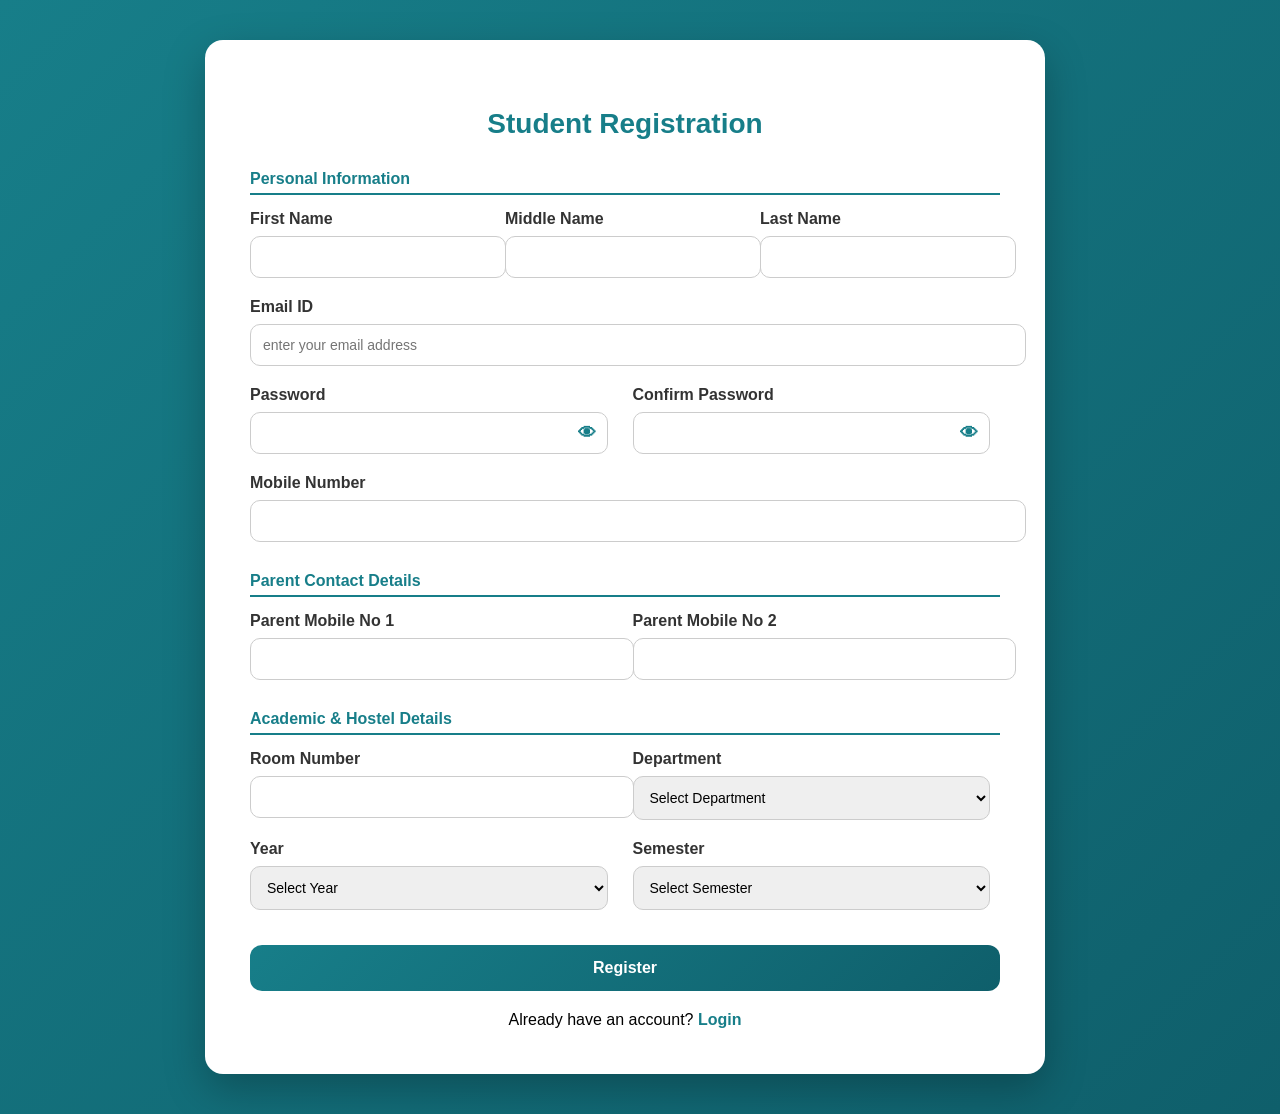
<file: HostelAssistSystem/index.html>
<!DOCTYPE html>
<html lang="en">
<head>
<meta charset="UTF-8">
<meta name="viewport" content="width=device-width, initial-scale=1.0">
<title>HostelAssist System - Student Registration</title>

<style>

    body {
        margin: 0;
        font-family: 'Segoe UI', sans-serif;
        background: linear-gradient(135deg, #177e89, #0f5f6b);
        display: flex;
        justify-content: center;
        align-items: center;
        padding: 40px 0;
         margin-right: 30px;
    }
    .container {
        background: #ffffff;
        padding: 45px;
        width: 750px;
        border-radius: 18px;
        box-shadow: 0 15px 40px rgba(0,0,0,0.25);
    }

    h2 {
        text-align: center;
        color: #177e89;
        margin-bottom: 30px;
        font-size: 28px;
    }

    label {
        font-weight: 600;
        display: block;
        margin-bottom: 8px;
        color: #333;
    }

    input, select {
        width: 100%;
        padding: 12px;
        border-radius: 10px;
        border: 1px solid #ccc;
        font-size: 14px;
        transition: 0.3s;
       
        
    }

    input:focus, select:focus {
        border-color: #177e89;
        box-shadow: 0 0 5px rgba(23,126,137,0.4);
        outline: none;
    }

    .password-wrap {
        position: relative;
    }

    .password-wrap input {
        padding-right: 48px;
        box-sizing: border-box;
    }

    .toggle-password {
        position: absolute;
        top: 50%;
        right: 12px;
        transform: translateY(-50%);
        border: none;
        background: transparent;
        color: #177e89;
        font-size: 18px;
        cursor: pointer;
        width: auto;
        padding: 0;
        margin-top: 0;
        box-shadow: none;
        transition: none;
    }

    .toggle-password:hover {
        transform: translateY(-50%);
        box-shadow: none;
    }

    small {
        color: #666;
        font-size: 12px;
    }

    .form-group {
        display: flex;
        gap: 25px;
        margin-bottom: 20px;
        padding-right: 10px;

    }

    .form-group div {
        flex: 1;
    }

    .single-field {
        margin-bottom: 20px;
    }

    .section-title {
        margin: 30px 0 15px;
        font-weight: 600;
        color: #177e89;
        border-bottom: 2px solid #177e89;
        padding-bottom: 5px;
        font-size: 16px;
    }

    button {
        width: 100%;
        padding: 14px;
        background: linear-gradient(135deg, #177e89, #0f5f6b);
        color: white;
        border: none;
        border-radius: 12px;
        font-size: 16px;
        font-weight: 600;
        cursor: pointer;
        transition: 0.3s;
        margin-top: 15px;
    }

    button:hover {
        transform: translateY(-2px);
        box-shadow: 0 10px 20px rgba(0,0,0,0.2);
    }

    .link {
        text-align: center;
        margin-top: 20px;
    }

    .link a {
        color: #177e89;
        text-decoration: none;
        font-weight: 600;
    }

    .link a:hover {
        text-decoration: underline;
    }

    @media(max-width: 768px){
        .container{
            width: 90%;
            padding: 30px;
        }

        .form-group{
            flex-direction: column;
            gap: 15px;
        }
    }

</style>
</head>

<body>

<div class="container">
    <h2>Student Registration</h2>

<form id="registerForm" action="register.php" method="POST">

    <!-- Personal Information -->
    <div class="section-title">Personal Information</div>

    <div class="form-group">
        <div>
            <label>First Name</label>
            <input type="text" name="first_name" required>
        </div>
        <div>
            <label>Middle Name</label>
            <input type="text" name="middle_name">
        </div>
        <div>
            <label>Last Name</label>
            <input type="text" name="last_name" required>
        </div>
    </div>

    <div class="single-field">
        <label>Email ID</label>
        <input type="email"
        name="email"
        id="email"
        placeholder="Enter your email address"
        pattern="^(dse|en)[0-9]+@git-india\.edu\.in$"
        style="text-transform: lowercase;"
        required>
    </div>

    <div class="form-group">
        <div>
            <label>Password</label>
            <div class="password-wrap">
                <input type="password" name="password" id="password"
                    pattern="(?=.*\d)(?=.*[a-z])(?=.*[A-Z]).{8,}" required>
                <button type="button" class="toggle-password" onclick="togglePassword('password', this)" aria-label="Show password">&#128065;</button>
            </div>
        </div>
        <div>
            <label>Confirm Password</label>
            <div class="password-wrap">
                <input type="password" name="confirm_password" id="confirmPassword" required>
                <button type="button" class="toggle-password" onclick="togglePassword('confirmPassword', this)" aria-label="Show password">&#128065;</button>
            </div>
        </div>
    </div>

    <div class="single-field">
        <label>Mobile Number</label>
        <input type="tel" name="mobile"
            pattern="[0-9]{10}" maxlength="10" required>
    </div>

    <!-- Parent Information -->
    <div class="section-title">Parent Contact Details</div>

    <div class="form-group">
        <div>
            <label>Parent Mobile No 1</label>
            <input type="tel" name="parent_mobile1"
                pattern="[0-9]{10}" maxlength="10" required>
        </div>
        <div>
            <label>Parent Mobile No 2</label>
            <input type="tel" name="parent_mobile2"
                pattern="[0-9]{10}" maxlength="10">
        </div>
    </div>

    <!-- Academic Information -->
    <div class="section-title">Academic & Hostel Details</div>

    <div class="form-group">
        <div>
            <label>Room Number</label>
            <input type="text" name="room_number"
                pattern="[A-Za-z0-9]+" required>
        </div>
        <div>
            <label>Department</label>
            <select name="department" required>
                <option value="">Select Department</option>
                <option>AIML</option>
                <option>COMP</option>
                <option>EXTC</option>
                <option>CHEM</option>
                <option>CIVIL</option>
                <option>MECH</option>
            </select>
        </div>
    </div>

    <div class="form-group">
        <div>
            <label>Year</label>
            <select name="year" id="yearSelect" required>
                <option value="">Select Year</option>
                <option>First Year</option>
                <option>Second Year</option>
                <option>Third Year</option>
                <option>Final Year</option>
            </select>
        </div>
        <div>
            <label>Semester</label>
            <select name="semester" id="semesterSelect" required>
                <option value="">Select Semester</option>
            </select>
        </div>
    </div>

    <button type="submit">Register</button>

</form>

    <div class="link">
        Already have an account? <a href="login.html">Login</a>
    </div>

</div>

<script>
    function togglePassword(inputId, button) {
        const input = document.getElementById(inputId);
        if (input.type === "password") {
            input.type = "text";
        } else {
            input.type = "password";
        }
    }

    const semesterMap = {
        "First Year": ["1", "2"],
        "Second Year": ["3", "4"],
        "Third Year": ["5", "6"],
        "Final Year": ["7", "8"]
    };

    function updateSemesterOptions() {
        const year = document.getElementById("yearSelect").value;
        const semesterSelect = document.getElementById("semesterSelect");
        semesterSelect.innerHTML = '<option value="">Select Semester</option>';

        (semesterMap[year] || []).forEach(function(value) {
            const option = document.createElement("option");
            option.value = value;
            option.textContent = value;
            semesterSelect.appendChild(option);
        });
    }

    document.getElementById("yearSelect").addEventListener("change", updateSemesterOptions);

    document.getElementById("email").addEventListener("input", function() {
        this.value = this.value.toLowerCase();
    });

    document.getElementById("registerForm").addEventListener("submit", function(e){
        const pass = document.getElementById("password").value;
        const confirmPass = document.getElementById("confirmPassword").value;
        const studentMobile = document.querySelector('input[name="mobile"]').value.trim();
        const parentOne = document.querySelector('input[name="parent_mobile1"]').value.trim();
        const parentTwo = document.querySelector('input[name="parent_mobile2"]').value.trim();

        if(pass !== confirmPass){
            alert("Passwords do not match!");
            e.preventDefault();
            return;
        }

        const numbers = [studentMobile, parentOne, parentTwo].filter(Boolean);
        const uniqueNumbers = new Set(numbers);
        if (numbers.length !== uniqueNumbers.size) {
            alert("Student mobile number, Parent Mobile No 1, and Parent Mobile No 2 must all be different.");
            e.preventDefault();
        }
    });
</script>

</body>
</html>
</file>
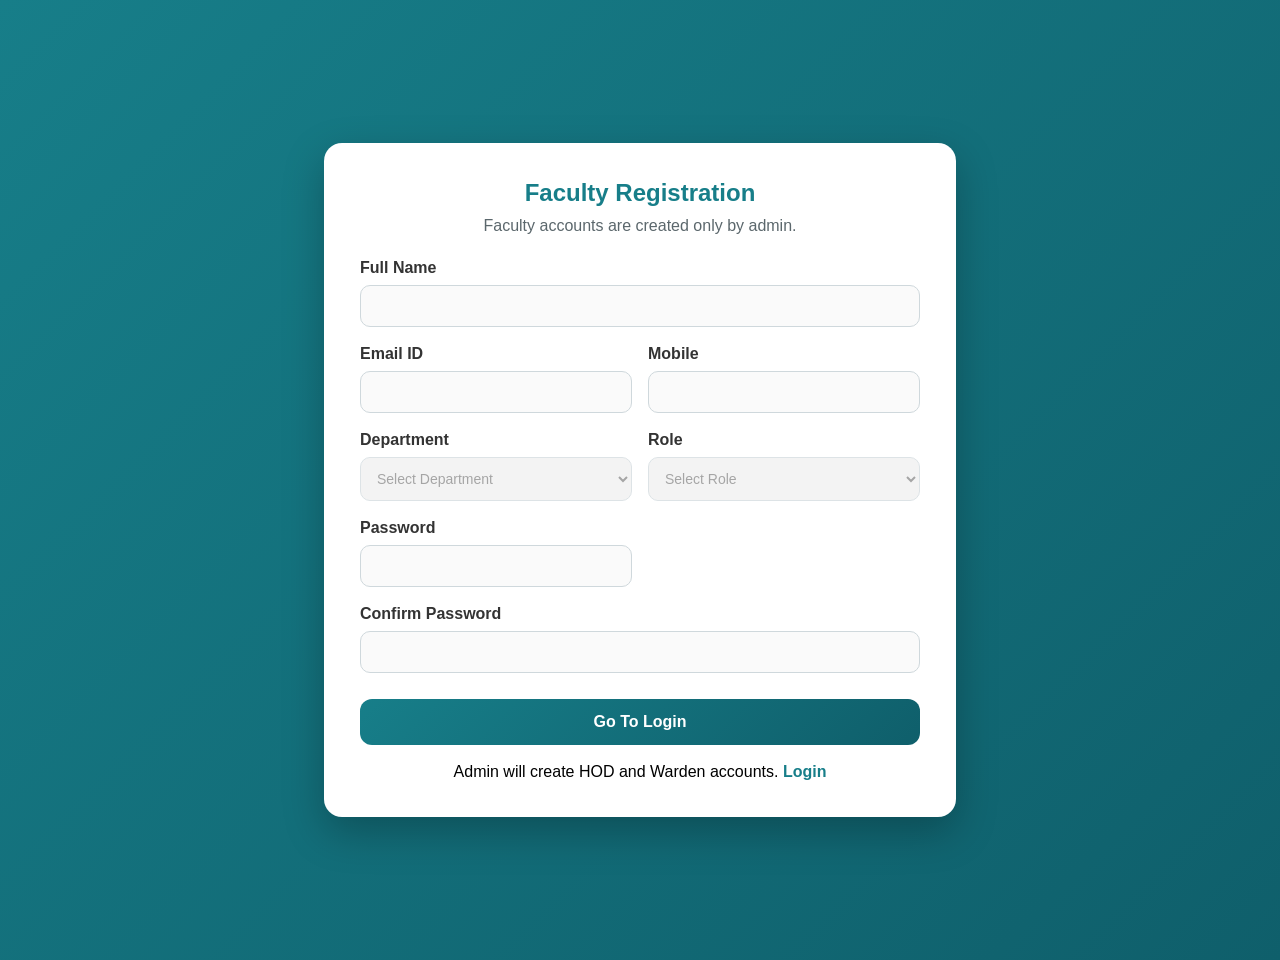
<file: HostelAssistSystem/faculty_register.html>
<!DOCTYPE html>
<html lang="en">
<head>
<meta charset="UTF-8">
<meta name="viewport" content="width=device-width, initial-scale=1.0">
<title>HostelAssist System - Faculty Registration</title>

<style>
    body {
        margin: 0;
        font-family: 'Segoe UI', sans-serif;
        background: linear-gradient(135deg, #177e89, #0f5f6b);
        display: flex;
        justify-content: center;
        align-items: center;
        min-height: 100vh;
        padding: 30px 16px;
    }

    .container {
        width: 100%;
        max-width: 560px;
        background: #ffffff;
        border-radius: 18px;
        padding: 36px;
        box-shadow: 0 15px 40px rgba(0,0,0,0.25);
    }

    h2 {
        margin: 0 0 10px;
        text-align: center;
        color: #177e89;
    }

    .subtitle {
        margin: 0 0 24px;
        text-align: center;
        color: #5b676c;
    }

    .form-group {
        margin-bottom: 18px;
    }

    label {
        display: block;
        margin-bottom: 8px;
        font-weight: 600;
        color: #333;
    }

    input, select {
        width: 100%;
        padding: 12px;
        border-radius: 10px;
        border: 1px solid #cfd8dc;
        font-size: 14px;
        box-sizing: border-box;
    }

    input:focus, select:focus {
        outline: none;
        border-color: #177e89;
        box-shadow: 0 0 0 3px rgba(23,126,137,0.15);
    }

    .grid {
        display: grid;
        grid-template-columns: 1fr 1fr;
        gap: 16px;
    }

    button {
        width: 100%;
        padding: 14px;
        margin-top: 8px;
        background: linear-gradient(135deg, #177e89, #0f5f6b);
        color: white;
        border: none;
        border-radius: 12px;
        font-size: 16px;
        font-weight: 600;
        cursor: pointer;
    }

    button:hover {
        transform: translateY(-1px);
    }

    .links {
        margin-top: 18px;
        text-align: center;
    }

    .links a {
        color: #177e89;
        text-decoration: none;
        font-weight: 600;
    }

    .links a:hover {
        text-decoration: underline;
    }

    @media (max-width: 640px) {
        .container {
            padding: 24px;
        }

        .grid {
            grid-template-columns: 1fr;
        }
    }
</style>
</head>
<body>

<div class="container">
    <h2>Faculty Registration</h2>
    <p class="subtitle">Faculty accounts are created only by admin.</p>

    <form id="facultyRegisterForm" action="login.html" method="GET">
        <div class="form-group">
            <label>Full Name</label>
                <input type="text" name="name" disabled>
        </div>

        <div class="grid">
            <div class="form-group">
                <label>Email ID</label>
                <input type="email" name="email" disabled>
            </div>

            <div class="form-group">
                <label>Mobile</label>
                <input type="tel" name="mobile" pattern="[0-9]{10}" maxlength="10" disabled>
            </div>
        </div>

        <div class="grid">
            <div class="form-group">
                <label>Department</label>
                <select name="department" disabled>
                    <option value="">Select Department</option>
                    <option>CSE</option>
                    <option>AIML</option>
                    <option>COMP</option>
                    <option>EXTC</option>
                    <option>CHEM</option>
                    <option>CIVIL</option>
                    <option>MECH</option>
                </select>
            </div>

            <div class="form-group">
                <label>Role</label>
                <select name="role" disabled>
                    <option value="">Select Role</option>
                    <option value="HOD">HOD</option>
                    <option value="Warden">Warden</option>
                </select>
            </div>
        </div>

        <div class="grid">
            <div class="form-group">
                <label>Password</label>
                <input type="password" name="password" id="password" disabled>
            </div>
            <div></div>
        </div>

        <div class="form-group">
            <label>Confirm Password</label>
            <input type="password" id="confirmPassword" disabled>
        </div>

        <button type="submit">Go To Login</button>
    </form>

    <div class="links">
        Admin will create HOD and Warden accounts. <a href="login.html">Login</a>
    </div>
</div>

</body>
</html>
</file>
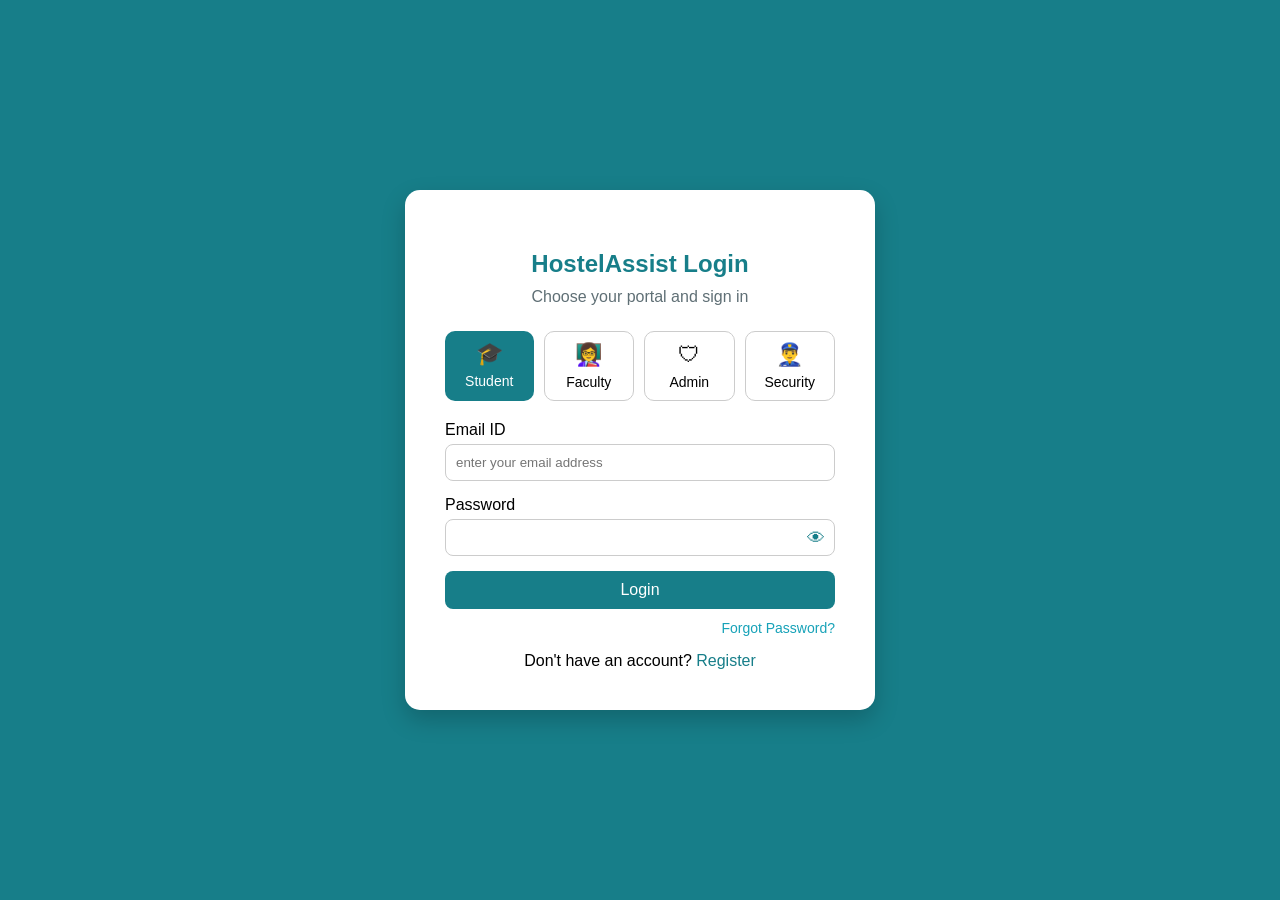
<file: HostelAssistSystem/login.html>
<!DOCTYPE html>
<html lang="en">
<head>
<meta charset="UTF-8">
<meta name="viewport" content="width=device-width, initial-scale=1.0">
<title>HostelAssist System - Login</title>

<style>
    body {
        margin: 0;
        font-family: 'Segoe UI', sans-serif;
        background-color: #177e89;
        display: flex;
        justify-content: center;
        align-items: center;
        min-height: 100vh;
        padding: 20px;
        box-sizing: border-box;
    }

    .container {
        background: #ffffff;
        padding: 40px;
        width: 100%;
        max-width: 390px;
        border-radius: 15px;
        box-shadow: 0 10px 25px rgba(0,0,0,0.2);
    }

    h2 {
        text-align: center;
        color: #177e89;
        margin-bottom: 10px;
    }

    .subtitle {
        text-align: center;
        color: #5f6f75;
        margin: 0 0 25px;
    }

    .user-select {
        display: flex;
        justify-content: space-between;
        gap: 10px;
        margin-bottom: 20px;
    }

    .user-box {
        cursor: pointer;
        padding: 10px 4px;
        border-radius: 10px;
        text-align: center;
        width: 25%;
        border: 1px solid #ccc;
        transition: 0.3s;
        font-size: 14px;
    }

    .user-box .icon {
        display: block;
        font-size: 22px;
        margin-bottom: 6px;
    }

    .user-box .icon-svg {
        display: block;
        width: 28px;
        height: 28px;
        margin: 0 auto 6px;
        fill: currentColor;
    }

    .user-box:hover {
        background: #e6f4f5;
    }

    .active {
        background: #177e89;
        color: white;
        border: none;
    }

    label {
        font-weight: 500;
        display: block;
        margin-bottom: 5px;
    }

    input {
        width: 100%;
        padding: 10px;
        margin-bottom: 15px;
        border-radius: 8px;
        border: 1px solid #ccc;
        box-sizing: border-box;
    }

    input:focus {
        border-color: #177e89;
        outline: none;
    }

    .password-wrap {
        position: relative;
    }

    .password-wrap input {
        padding-right: 46px;
    }

    .toggle-password {
        position: absolute;
        top: 36%;
        right: 10px;
        transform: translateY(-50%);
        border: none;
        background: transparent;
        color: #177e89;
        font-size: 18px;
        cursor: pointer;
        width: auto;
        padding: 0;
    }

    button[type="submit"] {
        width: 100%;
        padding: 10px;
        background-color: #177e89;
        color: white;
        border: none;
        border-radius: 8px;
        font-size: 16px;
        cursor: pointer;
    }

    button[type="submit"]:hover {
        background-color: #145e66;
    }

    .link {
        text-align: center;
        margin-top: 15px;
    }

    .link a {
        color: #177e89;
        text-decoration: none;
        font-weight: 500;
    }

    .link a:hover {
        text-decoration: underline;
    }

    .link small {
        display: block;
        margin-top: 6px;
        color: #5f6f75;
    }
</style>
</head>
<body>

<div class="container">
    <h2>HostelAssist Login</h2>
    <p class="subtitle">Choose your portal and sign in</p>

    <div class="user-select">
        <div id="student" class="user-box active" onclick="selectUser('student')"><span class="icon">&#127891;</span>Student</div>
        <div id="faculty" class="user-box" onclick="selectUser('faculty')"><span class="icon">&#128105;&#8205;&#127979;</span>Faculty</div>
        <div id="admin" class="user-box" onclick="selectUser('admin')"><span class="icon">&#128737;</span>Admin</div>
        <div id="security" class="user-box" onclick="selectUser('security')"><span class="icon">&#128110;&#8205;&#9794;&#65039;</span>Security</div>
    </div>

    <form action="login.php" method="post">
        <input type="hidden" name="user_type" id="user_type" value="student">

        <label>Email ID</label>
        <input type="email"
               id="email"
               name="email"
               placeholder="Enter your email address"
               pattern="^(dse|en)[0-9]+@git-india\.edu\.in$"
               title="Enter valid email like dse123456@git-india.edu.in"
               style="text-transform: lowercase;"
               required>

        <label>Password</label>
        <div class="password-wrap">
            <input type="password" id="password" name="password" required>
            <button type="button" class="toggle-password" id="togglePasswordBtn" onclick="togglePassword()" aria-label="Show password">&#128065;</button>
        </div>

        <button type="submit">Login</button>

        <div style="text-align: right; margin-top: 10px;">
            <a href="forgot_password.php" style="color: #17a2b8; text-decoration: none; font-size: 14px; font-weight: 500;">Forgot Password?</a>
        </div>
    </form>

    <div class="link" id="registerBox">
        Don't have an account? <a href="index.html">Register</a>
    </div>
</div>

<script>
function selectUser(type) {
    document.getElementById('user_type').value = type;
    document.getElementById('student').classList.remove('active');
    document.getElementById('faculty').classList.remove('active');
    document.getElementById('admin').classList.remove('active');
    document.getElementById('security').classList.remove('active');
    document.getElementById(type).classList.add('active');

    const emailInput = document.getElementById('email');
    const registerBox = document.getElementById('registerBox');

    if (type === 'student') {
        emailInput.setAttribute('pattern', '^(dse|en)[0-9]+@git-india\\.edu\\.in$');
        emailInput.setAttribute('title', 'Enter valid email like dse123456@git-india.edu.in');
        registerBox.style.display = 'block';
    } else {
        emailInput.removeAttribute('pattern');
        emailInput.removeAttribute('title');
        registerBox.style.display = 'none';
    }
}

function togglePassword() {
    const passwordInput = document.getElementById('password');
    if (passwordInput.type === 'password') {
        passwordInput.type = 'text';
    } else {
        passwordInput.type = 'password';
    }
}

document.getElementById('email').addEventListener('input', function () {
    this.value = this.value.toLowerCase();
});
</script>

</body>
</html>
</file>
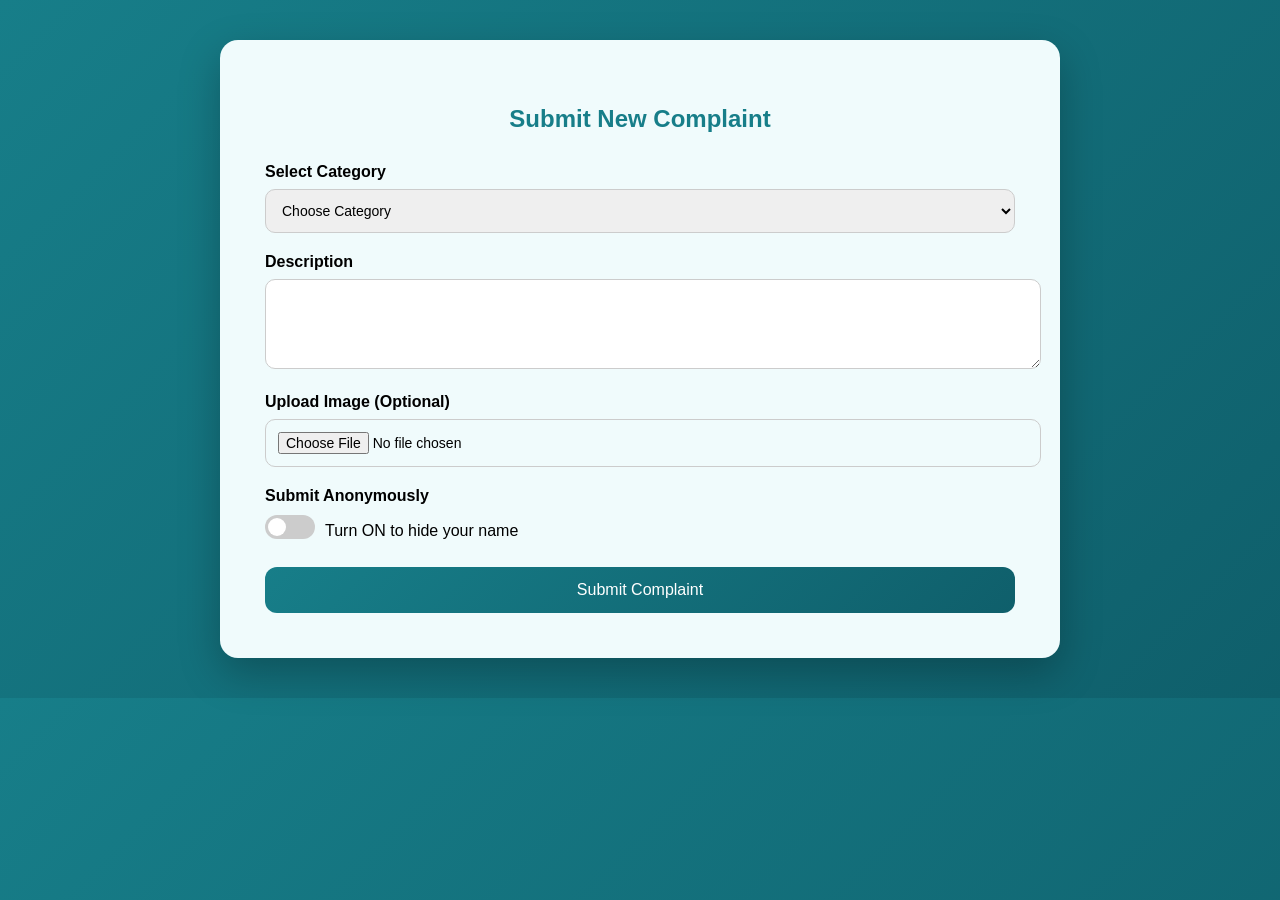
<file: HostelAssistSystem/new-complaint.html>
<!DOCTYPE html>
<html lang="en">
<head>
<meta charset="UTF-8">
<meta name="viewport" content="width=device-width, initial-scale=1.0">
<title>HostelAssist System - New Complaint</title>

<style>
    body {
        margin: 0;
        font-family: 'Segoe UI', sans-serif;
        background: linear-gradient(135deg, #177e89, #0f5f6b);
        display: flex;
        justify-content: center;
        align-items: center;
        padding: 40px 0;
    }

    .container {
        background: #f0fbfc;
        padding: 45px;
        width: 750px;
        border-radius: 18px;
        box-shadow: 0 15px 40px rgba(0,0,0,0.25);
    }

    h2 {
        text-align: center;
        color: #177e89;
        margin-bottom: 30px;
    }

    label {
        font-weight: 600;
        display: block;
        margin-bottom: 8px;
    }

    input, select, textarea {
        width: 100%;
        padding: 12px;
        border-radius: 10px;
        border: 1px solid #ccc;
        font-size: 14px;
    }

    .form-group {
        margin-bottom: 20px;
    }

    button {
        width: 100%;
        padding: 14px;
        background: linear-gradient(135deg, #177e89, #0f5f6b);
        color: white;
        border: none;
        border-radius: 12px;
        font-size: 16px;
        cursor: pointer;
        transition: 0.3s;
    }

    button:hover {
        transform: translateY(-2px);
    }

    /* Toggle Switch */
    .toggle-container {
        display: flex;
        align-items: center;
        margin-top: 10px;
    }

    .switch {
        position: relative;
        display: inline-block;
        width: 50px;
        height: 24px;
        margin-right: 10px;
    }

    .switch input {
        opacity: 0;
        width: 0;
        height: 0;
    }

    .slider {
        position: absolute;
        cursor: pointer;
        top: 0;
        left: 0;
        right: 0;
        bottom: 0;
        background-color: #ccc;
        transition: .4s;
        border-radius: 24px;
    }

    .slider:before {
        position: absolute;
        content: "";
        height: 18px;
        width: 18px;
        left: 3px;
        bottom: 3px;
        background-color: white;
        transition: .4s;
        border-radius: 50%;
    }

    input:checked + .slider {
        background-color: #177e89;
    }

    input:checked + .slider:before {
        transform: translateX(26px);
    }

    /* POPUP */
    .modal {
        display: none;
        position: fixed;
        inset: 0;
        background: rgba(0,0,0,0.6);
        justify-content: center;
        align-items: center;
    }

    .modal-content {
        background: white;
        width: 360px;
        padding: 30px;
        border-radius: 20px;
        text-align: center;
        box-shadow: 0 15px 40px rgba(0,0,0,0.3);
        animation: popup 0.3s ease-in-out;
    }

    @keyframes popup {
        from { transform: scale(0.7); }
        to { transform: scale(1); }
    }

    .checkmark {
        font-size: 60px;
        color: #177e89;
    }

    .complaint-id {
        font-weight: bold;
        margin: 15px 0;
    }

    .modal button {
        width: auto;
        padding: 10px 20px;
    }

</style>
</head>

<body>

<div class="container">
    <h2>Submit New Complaint</h2>

    <form id="complaintForm" action="submit_complaint.php" method="POST" enctype="multipart/form-data">


       <div class="form-group">
        <label>Select Category</label>
        <select name="category" required>
            <option value="">Choose Category</option>
            <option>Plumbing</option>
            <option>Electricity</option>
            <option>WiFi</option>
            <option>Cleanliness</option>
            <option>Food</option>
            <option>Other</option>
        </select>
    </div>

    <div class="form-group">
        <label>Description</label>
        <textarea name="description" rows="4" required></textarea>
    </div>

    <div class="form-group">
        <label>Upload Image (Optional)</label>
        <input type="file" name="image" accept="image/*">
    </div>

    <div class="form-group">
        <label>Submit Anonymously</label>
        <div class="toggle-container">
            <label class="switch">
                <input type="checkbox" name="anonymous" value="yes">
                <span class="slider"></span>
            </label>
            <span>Turn ON to hide your name</span>
        </div>
    </div>

    <button type="submit">Submit Complaint</button>
</form>
</div>

<!-- POPUP -->
<div id="successModal" class="modal">
    <div class="modal-content">
        <div class="checkmark">✔</div>
        <h3>Complaint Submitted Successfully</h3>
        <div class="complaint-id">
            Complaint ID: <span id="complaintNumber"></span>
        </div>
        <button onclick="closeModal()">Back to Dashboard</button>
    </div>
</div>

<script>

</script>

</body>
</html>
</file>
